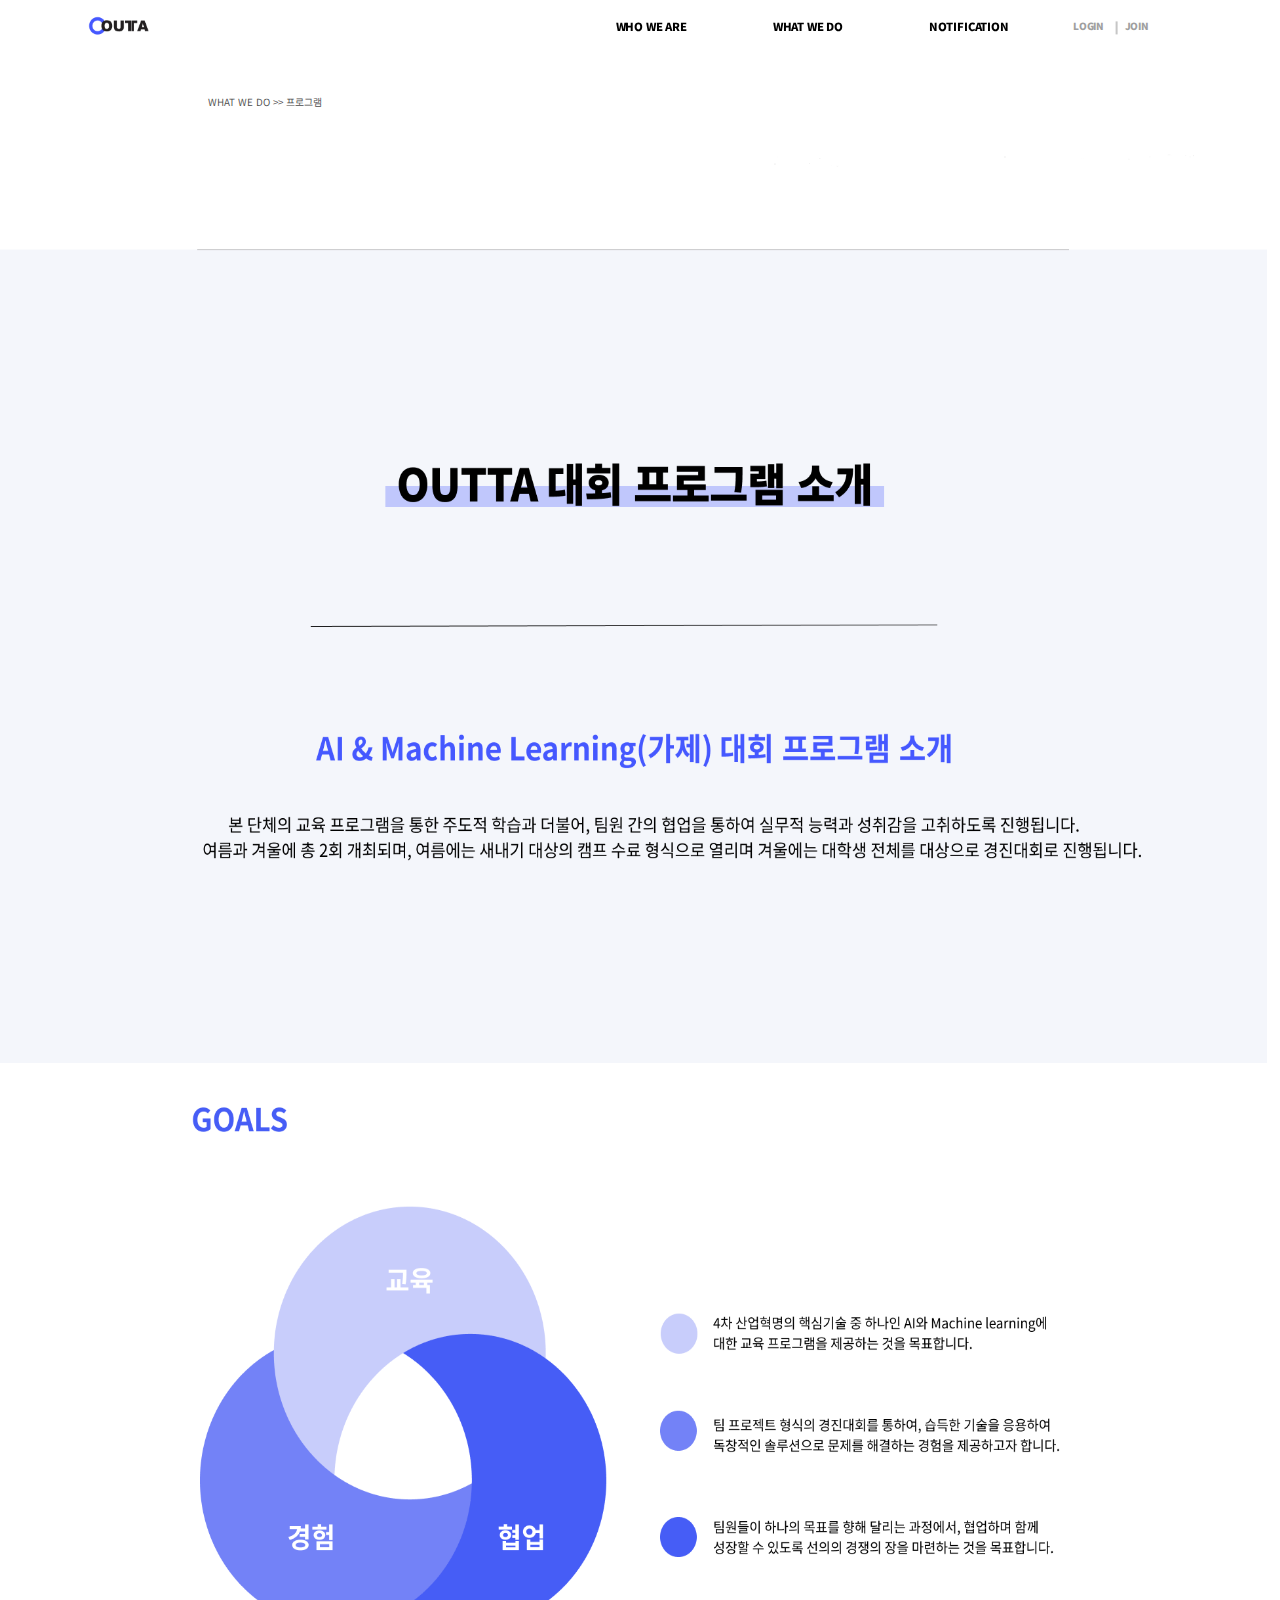
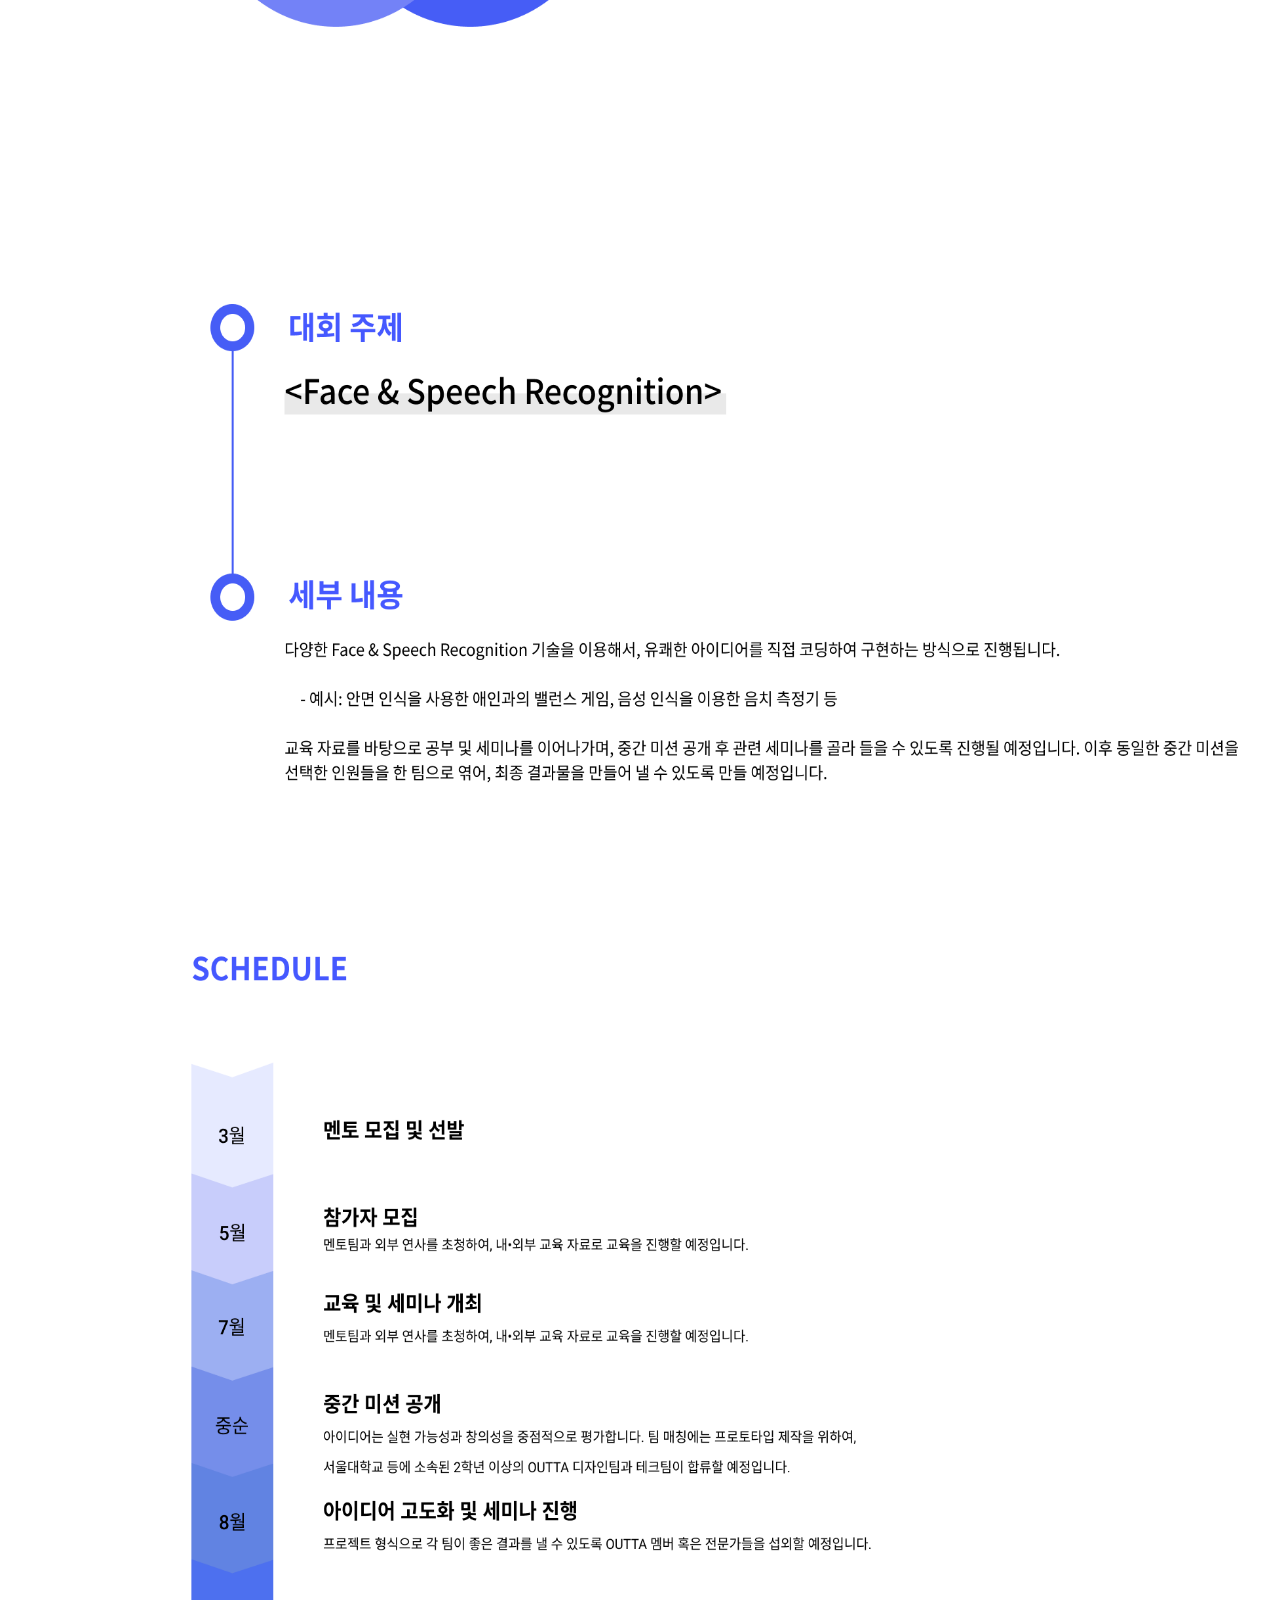
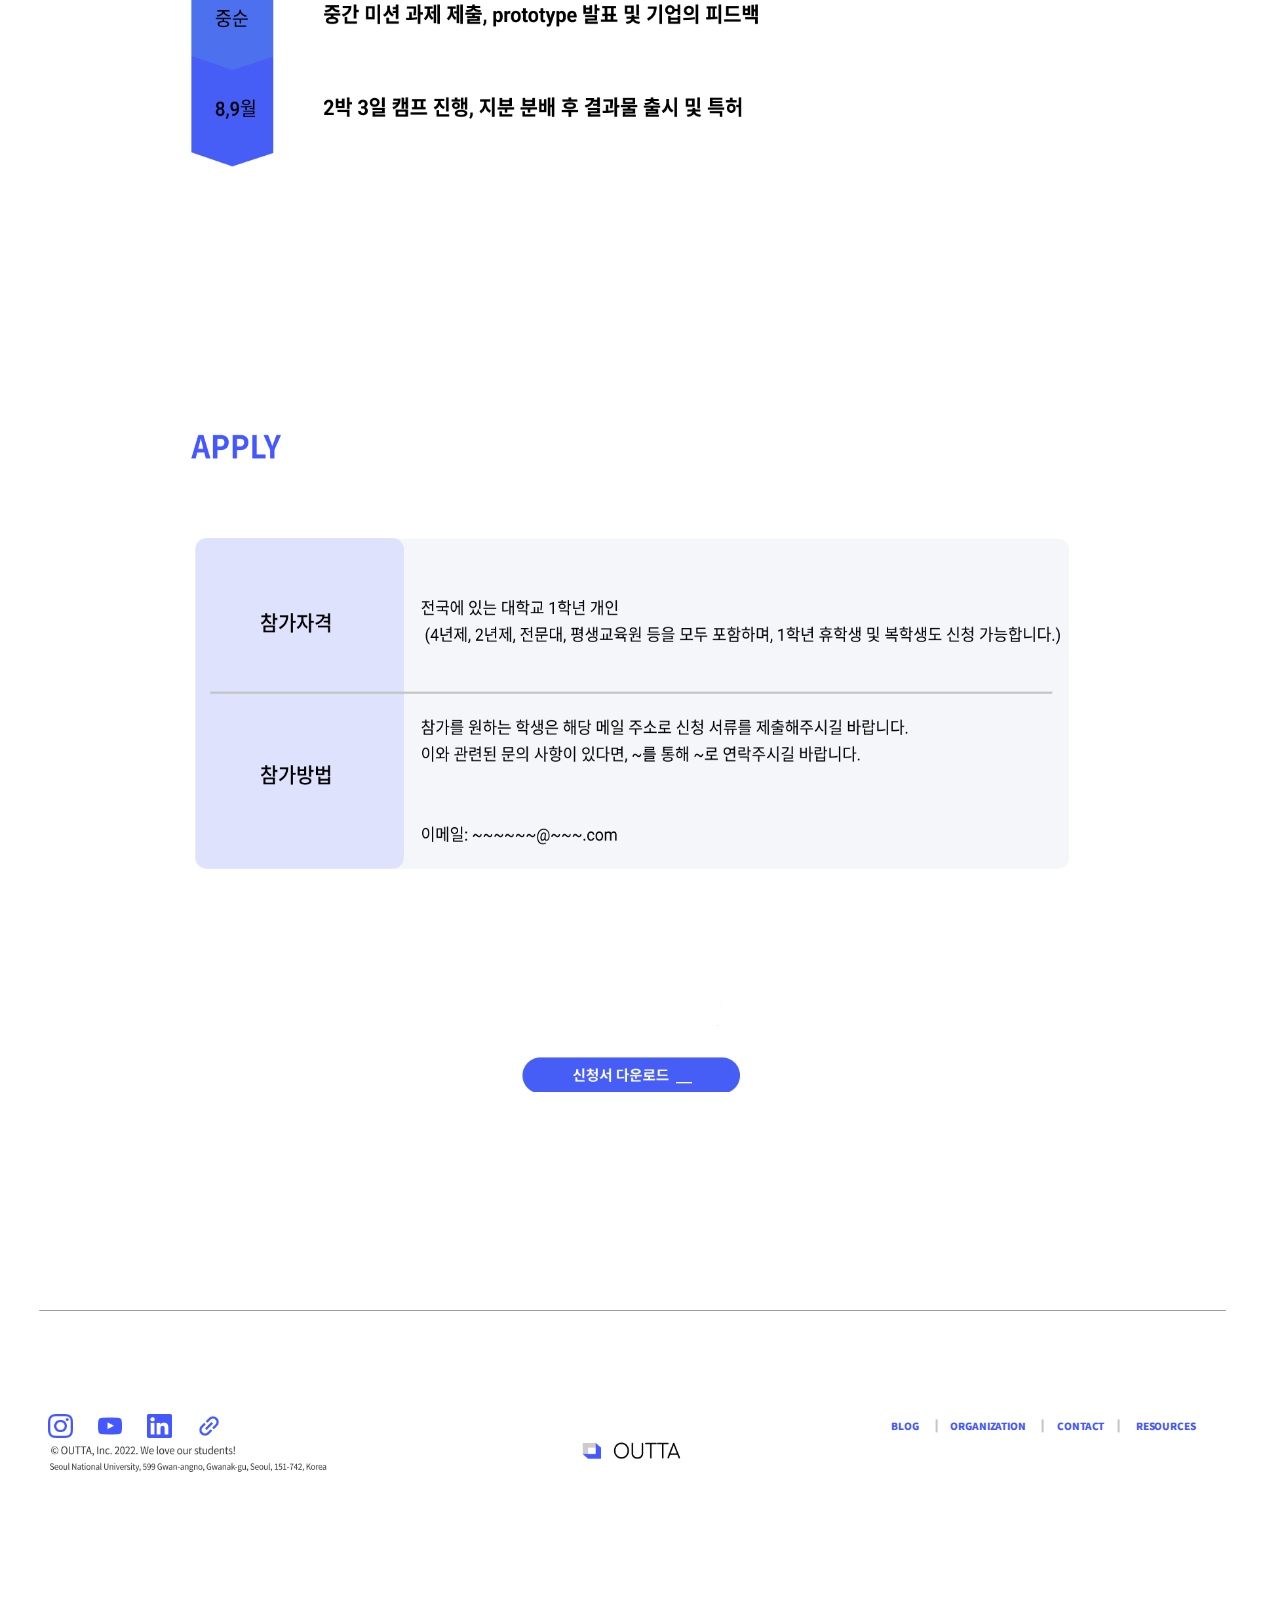
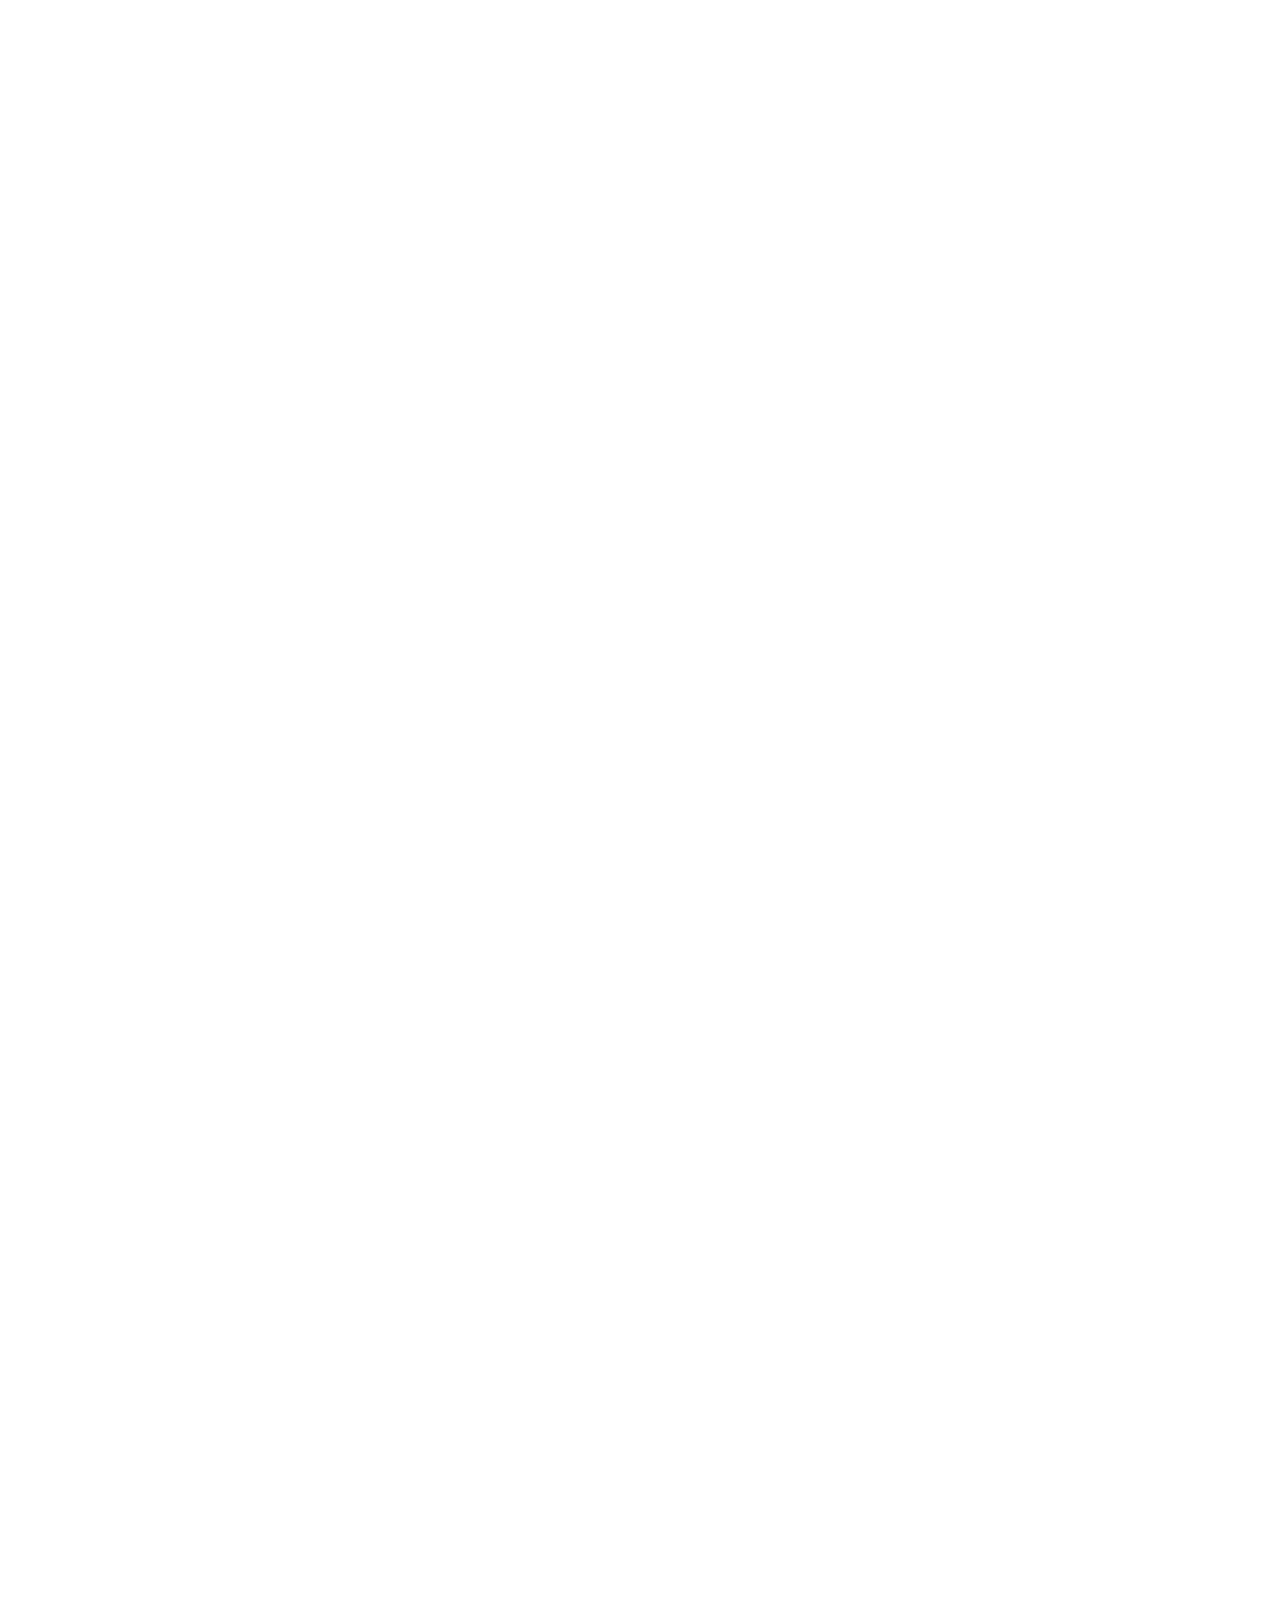
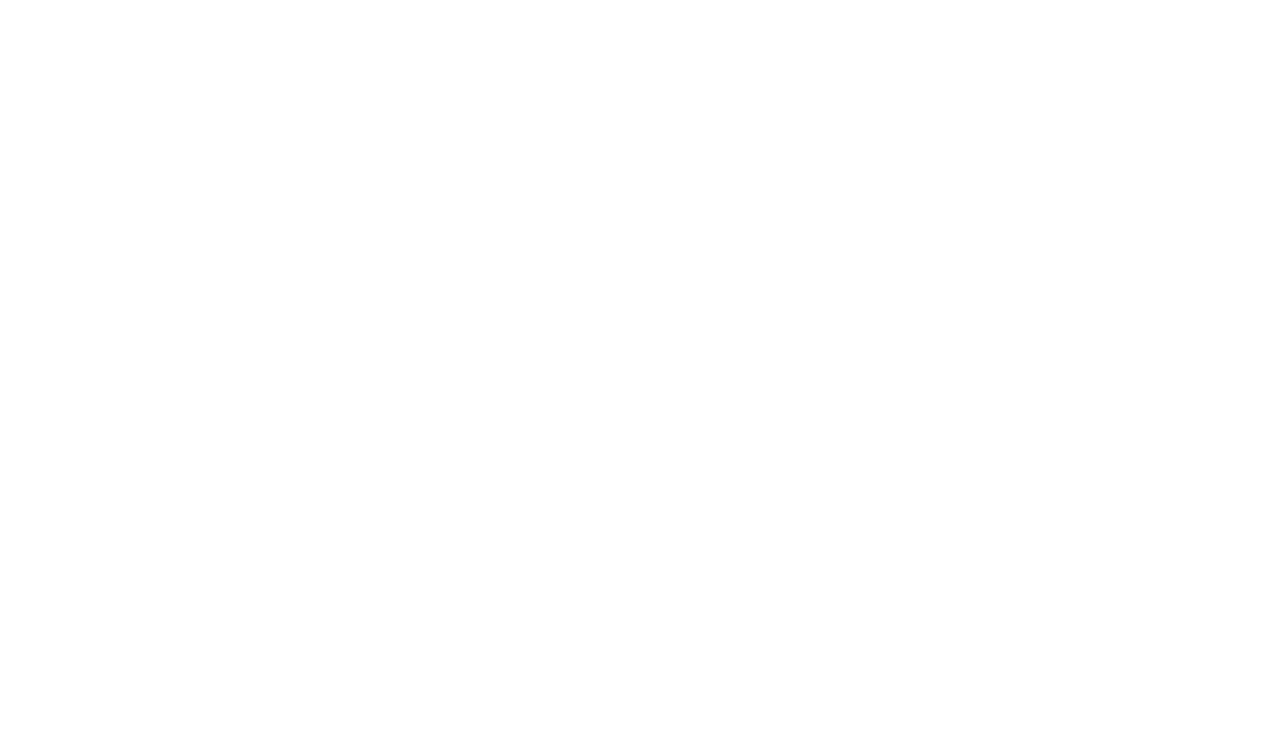
<file: public/competition.html>
<!DOCTYPE html>
<html lang="ko">
  <head>
    <link href="static/css/competition.css" rel="stylesheet" />
    <link
      href="https://fonts.googleapis.com/css2?family=Noto+Sans+KR:wght@100;300;400;500;700;900&display=swap"
      rel="stylesheet"
    />
    <script src="https://ajax.googleapis.com/ajax/libs/jquery/3.6.0/jquery.min.js"></script>
    <script src="static/js/competition.js"></script>
    <meta charset="utf-8" />
    <title>Competition</title>
  </head>
  <body>
    <script>
      document.body.style.zoom = window.innerWidth / 1940;
      window.onresize = function (event) {
        var innerWidth = window.innerWidth;
        document.body.style.zoom = innerWidth / 1940;
      };
    </script>
    <img src="static/img/Desktop - 12.png" id="main" />

    <div class="giho">WHAT WE DO >> 프로그램</div>

    <a href="index.html"><img src="static/img/Group 893.png" class="frame" /></a>

    <div class="whower">
      <div class="onetex" style="text-decoration: none; color: black">
        WHO WE ARE
      </div>
      <div class="twotex" style="text-decoration: none; color: black">
        WHAT WE DO
      </div>
      <div class="thitex" style="text-decoration: none; color: black">
        NOTIFICATION
      </div>
    </div>

    <div class="one">
      <img src="static/img/Union (1).png" />
    </div>

    <div class="two">
      <img src="static/img/Union (3).png" />
    </div>

    <div class="thi">
      <img src="static/img/Union (4).png" />
    </div>

    <div class="oneone">
      <a href="whoweare.html" style="text-decoration: none; color: black"
        >단체소개</a
      >
    </div>

    <div class="oneonetwo">
      <a href="introduce.html" style="text-decoration: none; color: black"
        >팀 팀원 소개</a
      >
    </div>

    <div class="onetwo">
      <a href="mission.html" style="text-decoration: none; color: black"
        >미션 비전 핵심가치</a
      >
    </div>

    <div class="twoone">
      <a href="competition.html" style="text-decoration: none; color: black"
        >프로그램</a
      >
    </div>

    <div class="twotwo">
      <a href="books.html" style="text-decoration: none; color: black">책</a>
    </div>

    <div class="twothree">
      <a href="loading.html" style="text-decoration: none; color: black"
        >자료실</a
      >
    </div>

    <div class="thione">
      <a href="#" style="text-decoration: none; color: black">OUTTA 소식</a>
    </div>

    <div class="login">
      <div>LOGIN</div>
      <div>JOIN</div>
    </div>

    <div class="line1"></div>

    <div class="logos">
      <div>
        <img
          src="static/img/Instagram.png"
          id = 'cursoron'
          onclick="window.open('https://instagram.com/outta.official?utm_medium=copy_link')"
        />
      </div>
      <div>
        <img
          src="static/img/Black.png"
          id = 'cursoron'
          onclick="window.open('https://www.youtube.com/channel/UCnufMCzh4pnqDMwUolDrM9A')"
        />
      </div>
      <div>
        <img
          src="static/img/LinkedIn.png"
          id = 'cursoron'
          onclick="window.open('https://www.linkedin.com/company/outta%EC%95%84%EC%9A%B0%ED%83%80/')"
        />
      </div>
      <div><img src="static/img/Link.png" id = 'cursoron'></div>
    </div>

    <div class="titles">
      <div>BLOG</div>
      <div>ORGANIZATION</div>
      <div>CONTACT</div>
      <div>RESOURCES</div>
    </div>

    <div class="line1" style="left: 1410px; top: 7010px"></div>
    <div class="line1" style="left: 1570px; top: 7010px"></div>
    <div class="line1" style="left: 1685px; top: 7010px"></div>

    <div class="applyer">
      <img src="static/img/Frame (4).png" />
    </div>

    <img src="static/img/Vector (3).png" class="direc" />
  </body>
</html>
</file>
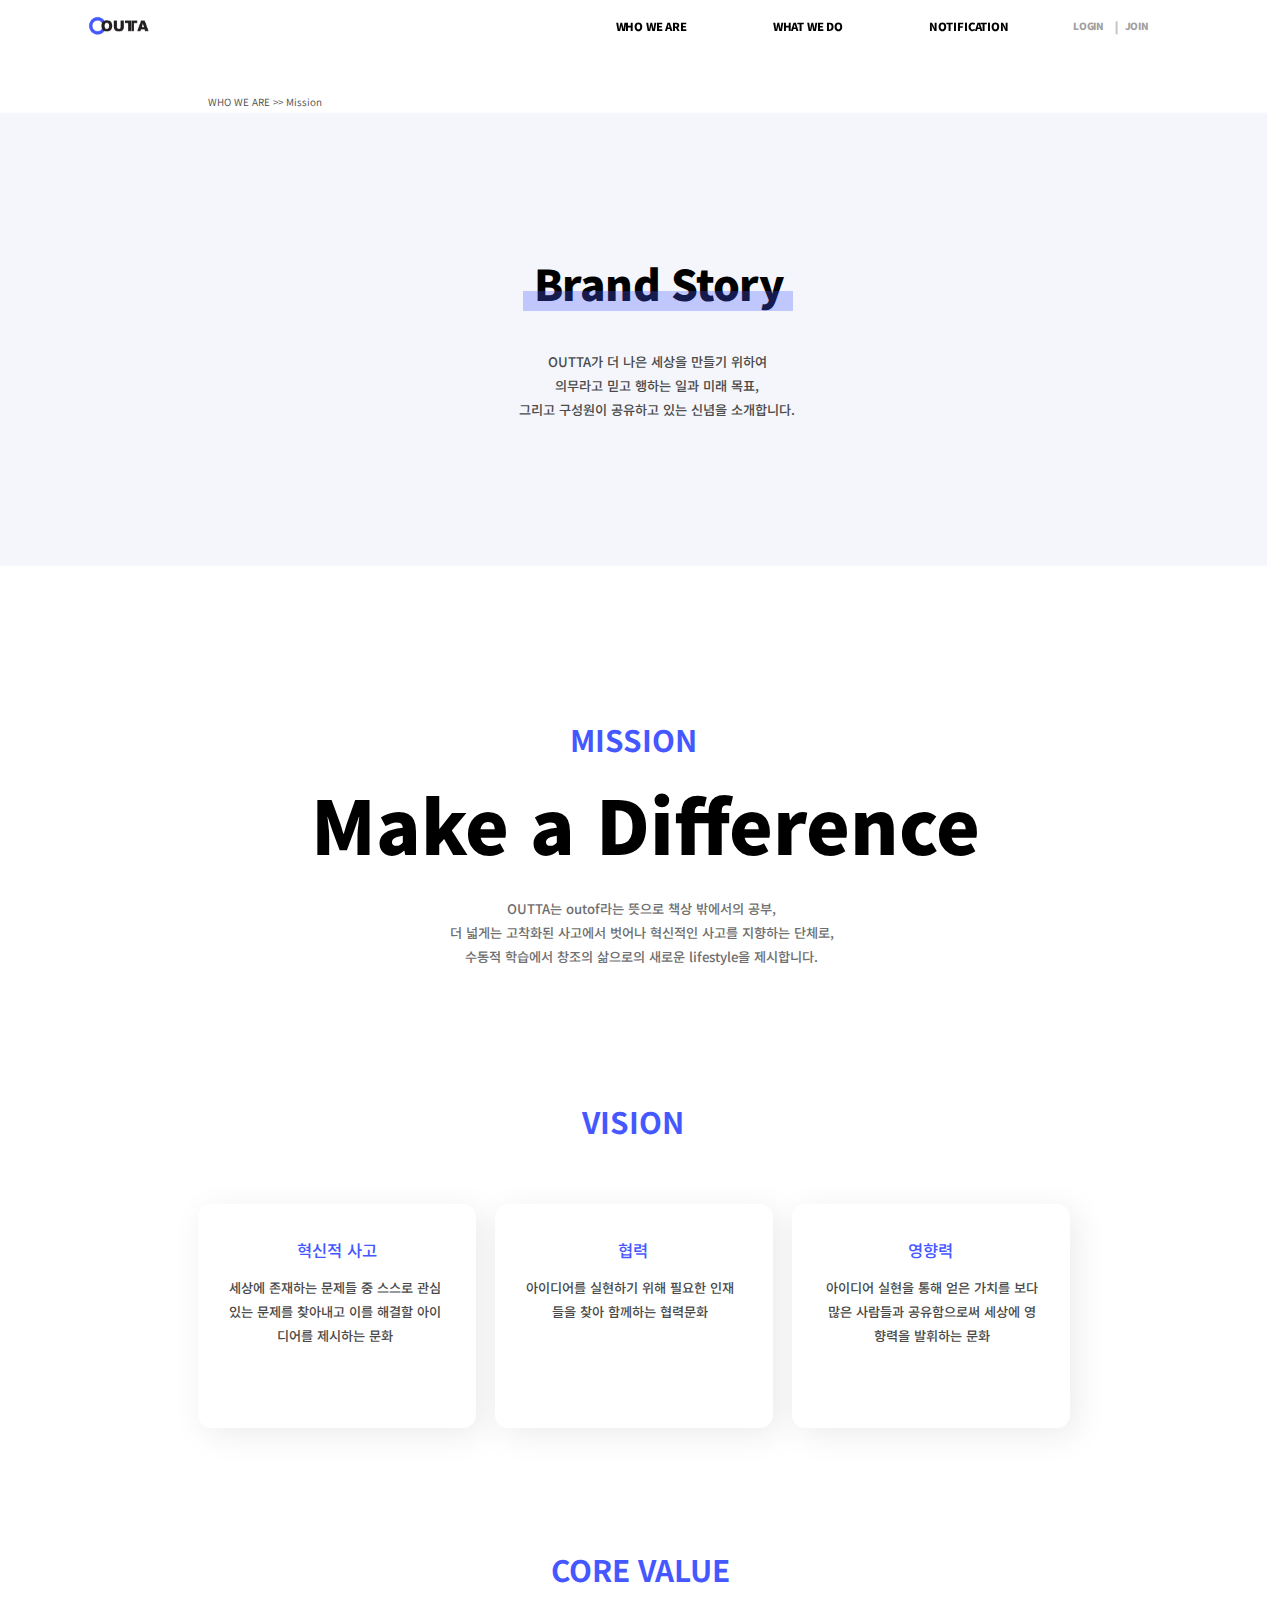
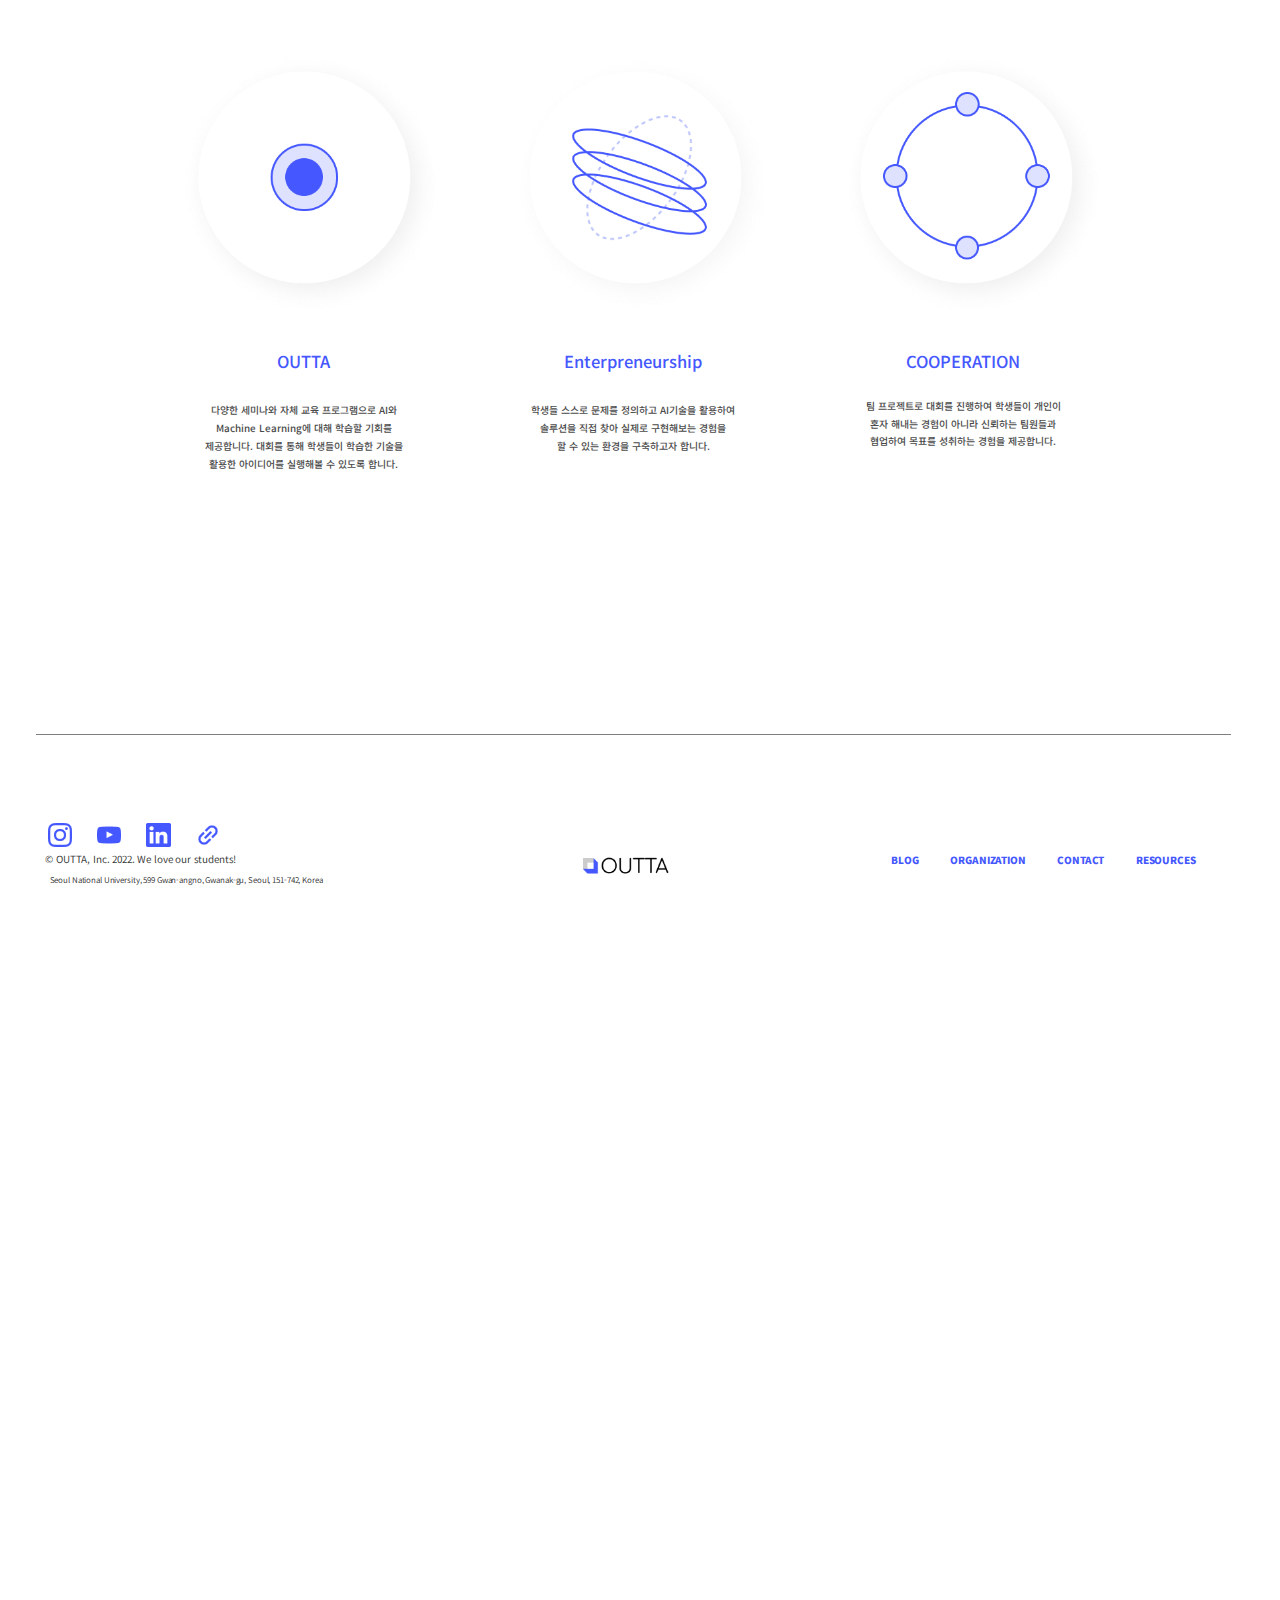
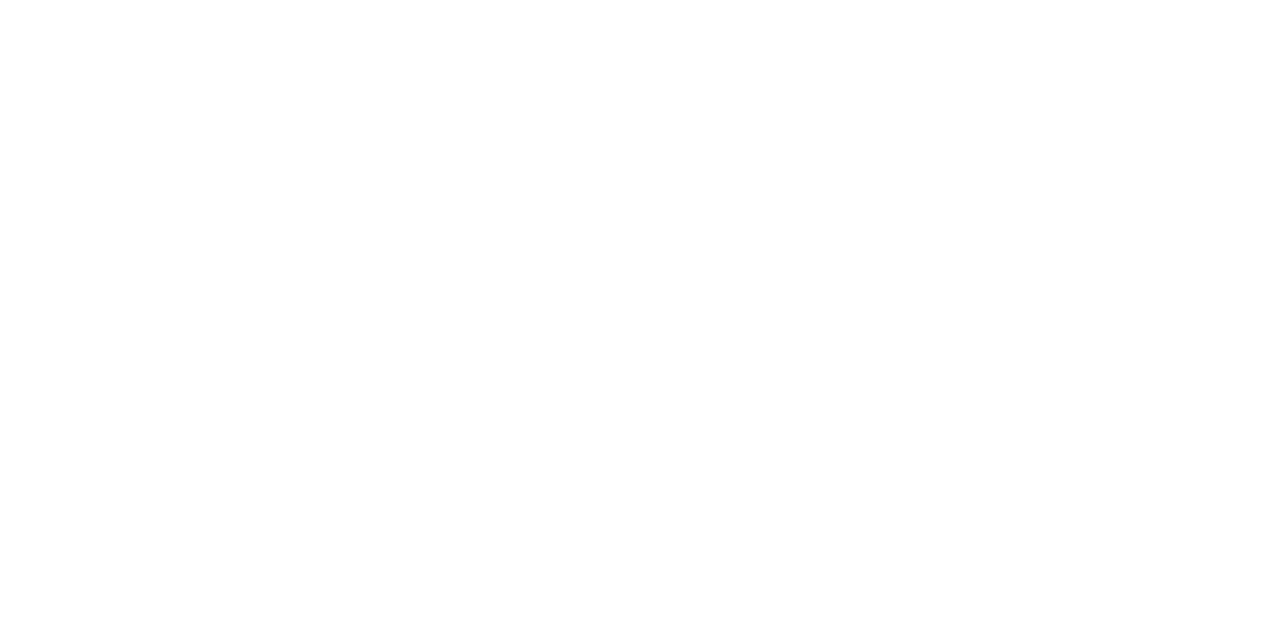
<file: public/mission.html>
<!DOCTYPE html>
<html lang="ko">
  <head>
    <link href="static/css/mission.css" rel="stylesheet" />
    <link
      href="https://fonts.googleapis.com/css2?family=Noto+Sans+KR:wght@100;300;400;500;700;900&display=swap"
      rel="stylesheet"
    />
    <script src="https://ajax.googleapis.com/ajax/libs/jquery/3.6.0/jquery.min.js"></script>
    <script src="static/js/mission.js"></script>
    <meta charset="utf-8" />
    <title>Main Page</title>
  </head>
  <body>
    <!-- 최상단 -->
    <script>
      document.body.style.zoom = window.innerWidth / 1940;
      window.onresize = function (event) {
        var innerWidth = window.innerWidth;
        document.body.style.zoom = innerWidth / 1940;
      };
    </script>
    <div class="container"></div>
    <a href="index.html"><img src="static/img/Group 893.png" class="frame" /></a>

    <div class="whower">
      <div class="onetex" style="text-decoration: none">WHO WE ARE</div>
      <div class="twotex" style="text-decoration: none">WHAT WE DO</div>
      <div class="thitex" style="text-decoration: none">NOTIFICATION</div>
    </div>

    <div class="one">
      <img src="static/img/Union (1).png" />
    </div>

    <div class="two">
      <img src="static/img/Union (3).png" />
    </div>

    <div class="thi">
      <img src="static/img/Union (4).png" />
    </div>

    <div class="oneone">
      <a href="whoweare.html" style="text-decoration: none; color: black"
        >단체소개</a
      >
    </div>

    <div class="oneonetwo">
      <a href="introduce.html" style="text-decoration: none; color: black"
        >팀 팀원 소개</a
      >
    </div>

    <div class="onetwo">
      <a href="mission.html" style="text-decoration: none; color: black"
        >미션 비전 핵심가치</a
      >
    </div>

    <div class="twoone">
      <a href="competition.html" style="text-decoration: none; color: black"
        >프로그램</a
      >
    </div>

    <div class="twotwo">
      <a href="books.html" style="text-decoration: none; color: black">책</a>
    </div>

    <div class="twothree">
      <a href="loading.html" style="text-decoration: none; color: black"
        >자료실</a
      >
    </div>

    <div class="thione">
      <a href="#" style="text-decoration: none; color: black">OUTTA 소식</a>
    </div>

    <div class="login">
      <div>LOGIN</div>
      <div>JOIN</div>
    </div>

    <div class="lineder"></div>

    <div class="line1"></div>

    <!-- purple page -->
    <div class="giho">WHO WE ARE >> Mission</div>

    <div class="grayline"></div>

    <div class="purplebox"></div>

    <div class="brand">Brand Story</div>

    <div class="purplebox2"></div>

    <div class="intro">
      OUTTA가 더 나은 세상을 만들기 위하여<br />
      의무라고 믿고 행하는 일과 미래 목표,<br />
      그리고 구성원이 공유하고 있는 신념을 소개합니다.
    </div>

    <div class="mis">MISSION</div>

    <div class="diffe">Make a Difference</div>

    <div class="content">
      OUTTA는 outof라는 뜻으로 책상 밖에서의 공부,<br />
      더 넓게는 고착화된 사고에서 벗어나 혁신적인 사고를 지향하는 단체로,<br />
      수동적 학습에서 창조의 삶으로의 새로운 lifestyle을 제시합니다.
    </div>

    <div class="mis" style="top: 1669px">VISION</div>

    <div class="mis" style="top: 2348px; width: 275px; left: 834px">
      CORE VALUE
    </div>

    <div class="shadow"></div>

    <div class="shadow" style="left: 750px"></div>

    <div class="shadow" style="left: 1200px"></div>

    <div class="inno">혁신적 사고</div>

    <div class="inno" style="left: 937px">협력</div>

    <div class="inno" style="left: 1376px">영향력</div>

    <div class="cont1">
      세상에 존재하는 문제들 중 스스로 관심<br />있는 문제를 찾아내고 이를
      해결할 아이<br />디어를 제시하는 문화
    </div>

    <div class="cont1" style="left: 797px">
      아이디어를 실현하기 위해 필요한 인재<br />들을 찾아 함께하는 협력문화
    </div>

    <div class="cont1" style="left: 1247px; width: 330px">
      아이디어 실현을 통해 얻은 가치를 보다<br />
      많은 사람들과 공유함으로써 세상에 영<br />향력을 발휘하는 문화
    </div>

    <div class="fle">
      <div><img src="static/img/Group 895.png" class="gro" /></div>
      <div><img src="static/img/Group 896.png" class="gro" /></div>
      <div><img src="static/img/Group 898.png" class="gro" /></div>
    </div>

    <div class="outtar">OUTTA</div>

    <div class="outtar" style="left: 855px">Enterpreneurship</div>

    <div class="outtar" style="left: 1373px">COOPERATION</div>

    <div class="conte">
      다양한 세미나와 자체 교육 프로그램으로 AI와<br />
      Machine Learning에 대해 학습할 기회를<br />
      제공합니다. 대회를 통해 학생들이 학습한 기술을<br />
      활용한 아이디어를 실행해볼 수 있도록 합니다.
    </div>

    <div class="conte2">
      학생들 스스로 문제를 정의하고 AI기술을 활용하여<br />
      솔루션을 직접 찾아 실제로 구현해보는 경험을<br />
      할 수 있는 환경을 구축하고자 합니다.
    </div>

    <div class="conte3">
      팀 프로젝트로 대회를 진행하여 학생들이 개인이<br />
      혼자 해내는 경험이 아니라 신뢰하는 팀원들과<br />
      협업하여 목표를 성취하는 경험을 제공합니다.
    </div>

    <!--최하단-->
    <div class="FooterC">
      <img src="static/img/Rectangle 39.png" style="width: 1920px; height: 501px" />
      <div class="lowline"></div>

      <div
        class="samplelogo"
        style="
          position: absolute;
          left: 884px;
          top: 407px;
          width: 152px;
          height: 32px;
        "
      >
        <img src="static/img/Sample Logo.png" />
      </div>

      <div class="logos">
        <div><img src="static/img/Instagram.png" id = 'cursoron' onclick="window.open('https://instagram.com/outta.official?utm_medium=copy_link')"></div>
        <div><img src="static/img/Black.png" id = 'cursoron' onclick="window.open('https://www.youtube.com/channel/UCnufMCzh4pnqDMwUolDrM9A')"></div>
        <div><img src="static/img/LinkedIn.png" id = 'cursoron' onclick="window.open('https://www.linkedin.com/company/outta%EC%95%84%EC%9A%B0%ED%83%80/')" ></div>
        <div><img src="static/img/Link.png" id = 'cursoron'></div>
      </div>

      <div class="titles">
        <div>BLOG</div>
        <div>ORGANIZATION</div>
        <div>CONTACT</div>
        <div>RESOURCES</div>
      </div>

      <div class="line1" style="left: 1410px; top: 412px"></div>
      <div class="line1" style="left: 1570px; top: 412px"></div>
      <div class="line1" style="left: 1685px; top: 412px"></div>
      <div class="leftlow">© OUTTA, Inc. 2022. We love our students!</div>
      <div class="leftlowlow">
        Seoul National University, 599 Gwan-angno, Gwanak-gu, Seoul, 151-742,
        Korea
      </div>
    </div>
  </body>
</html>
</file>
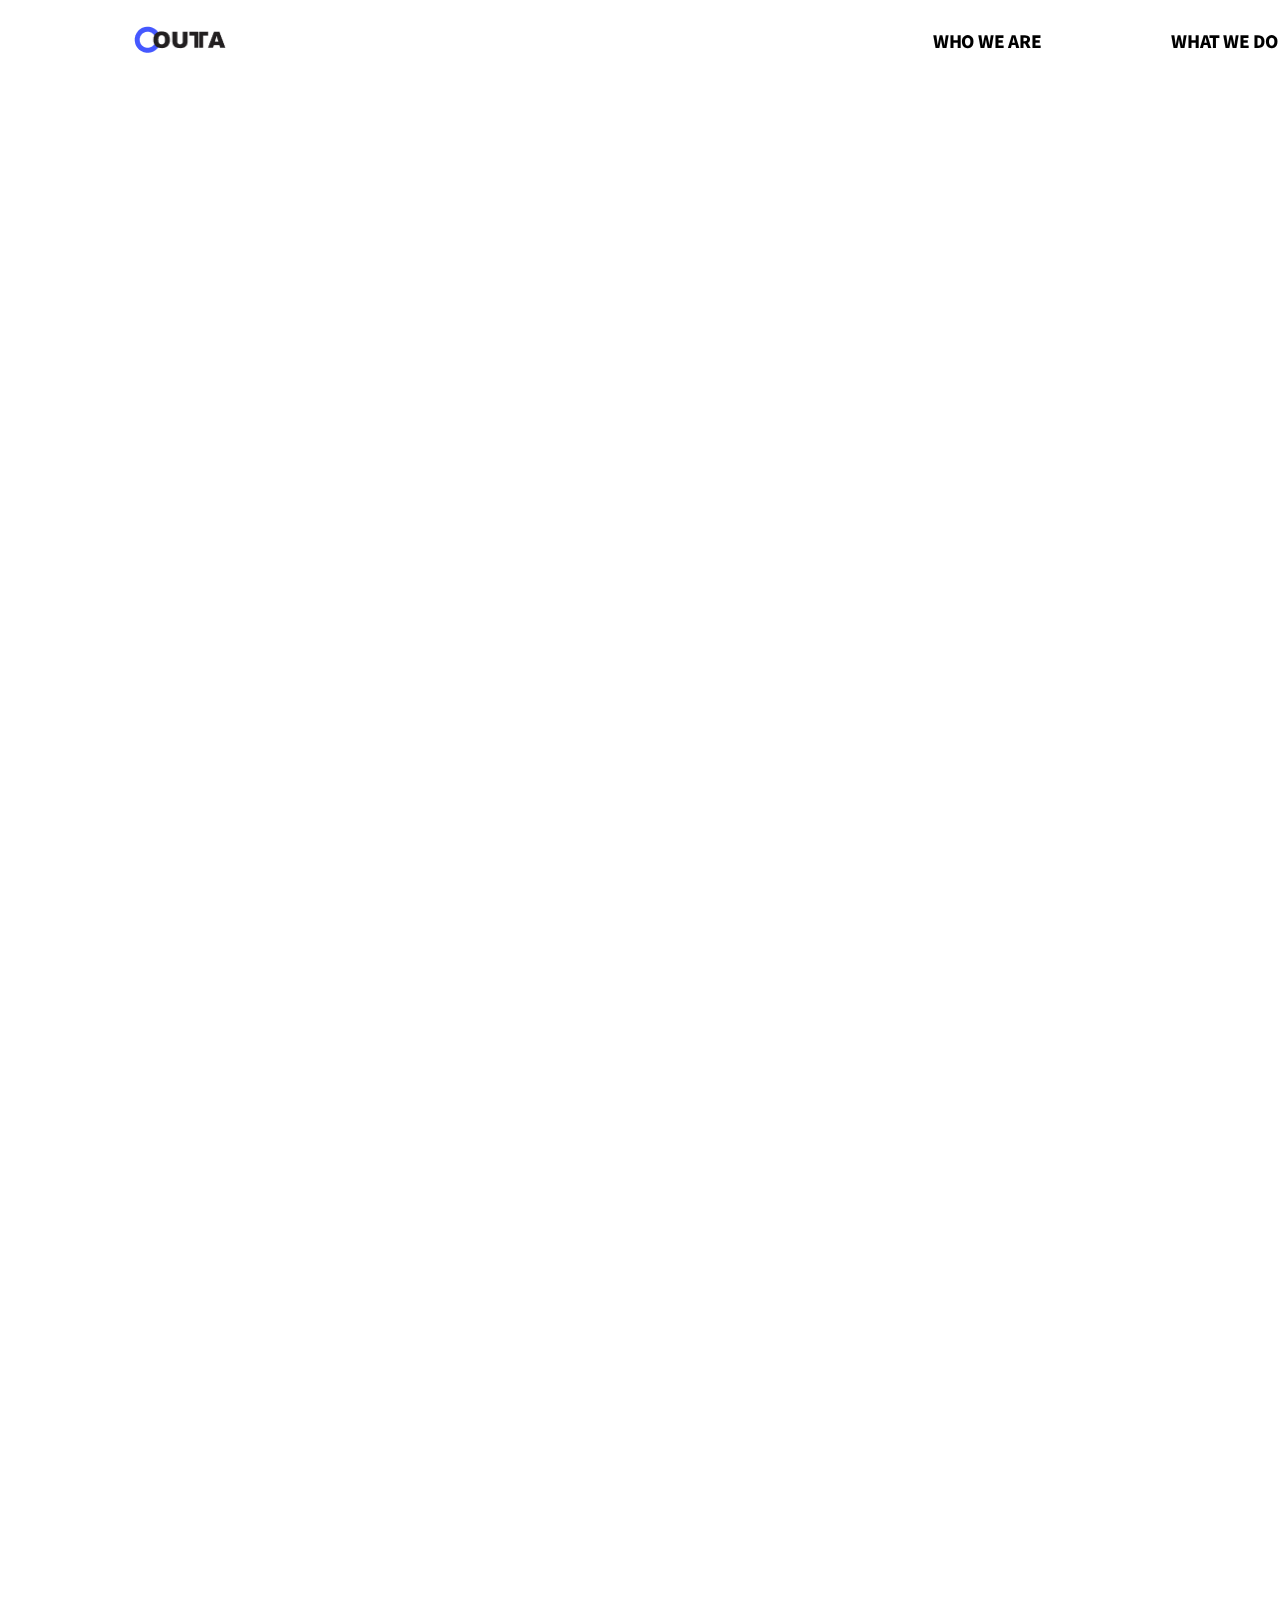
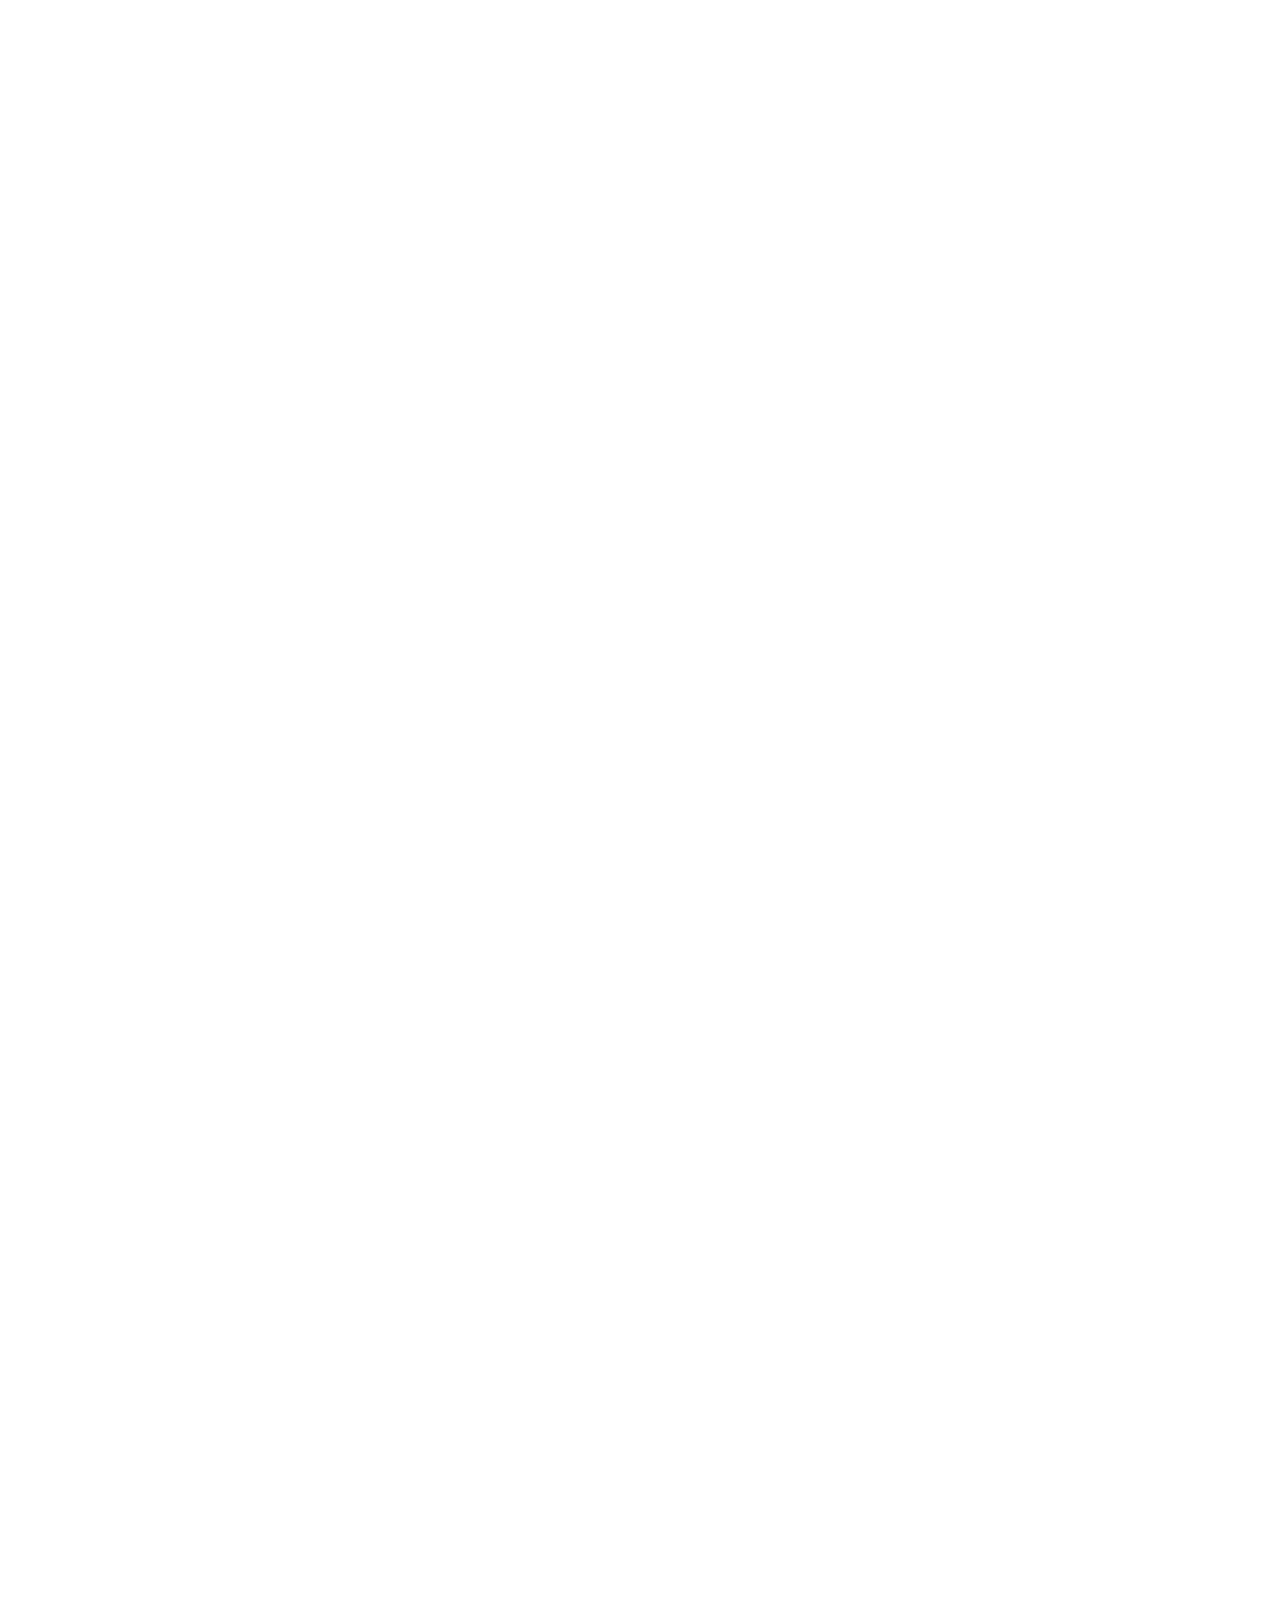
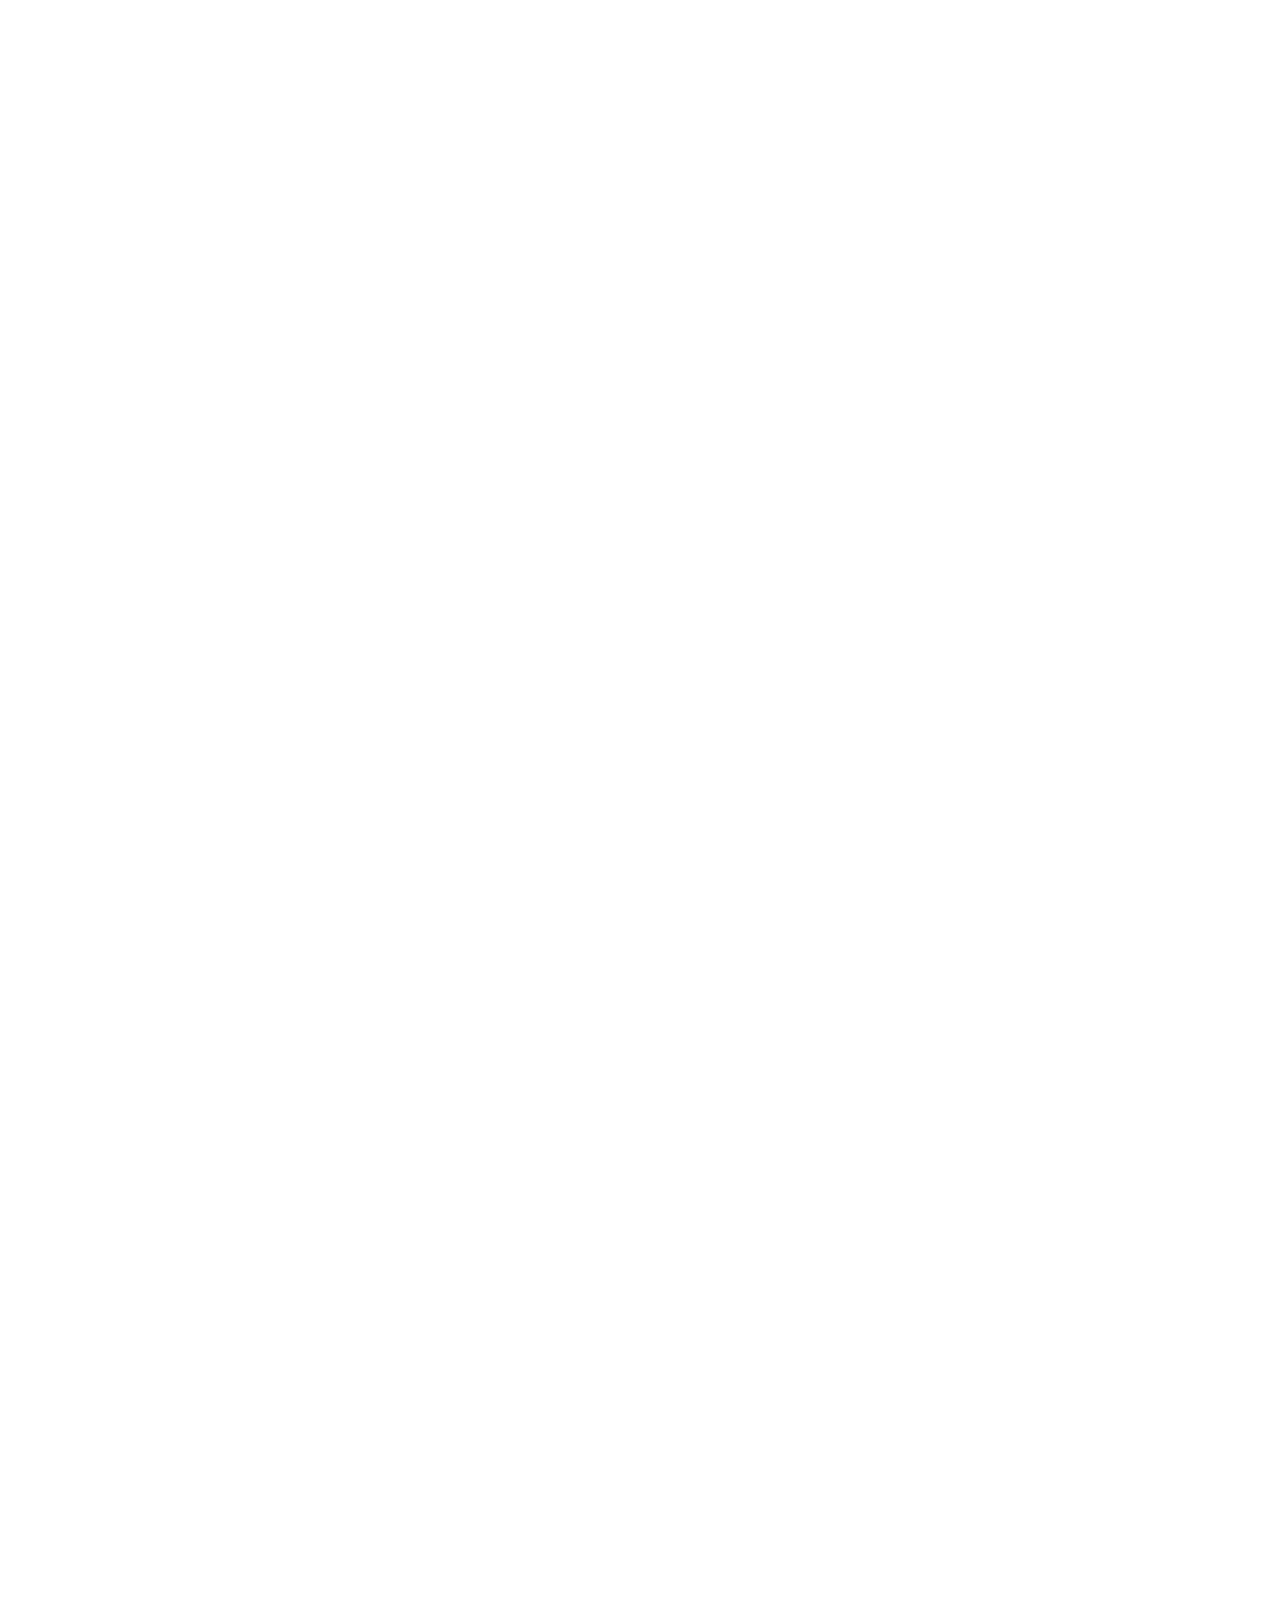
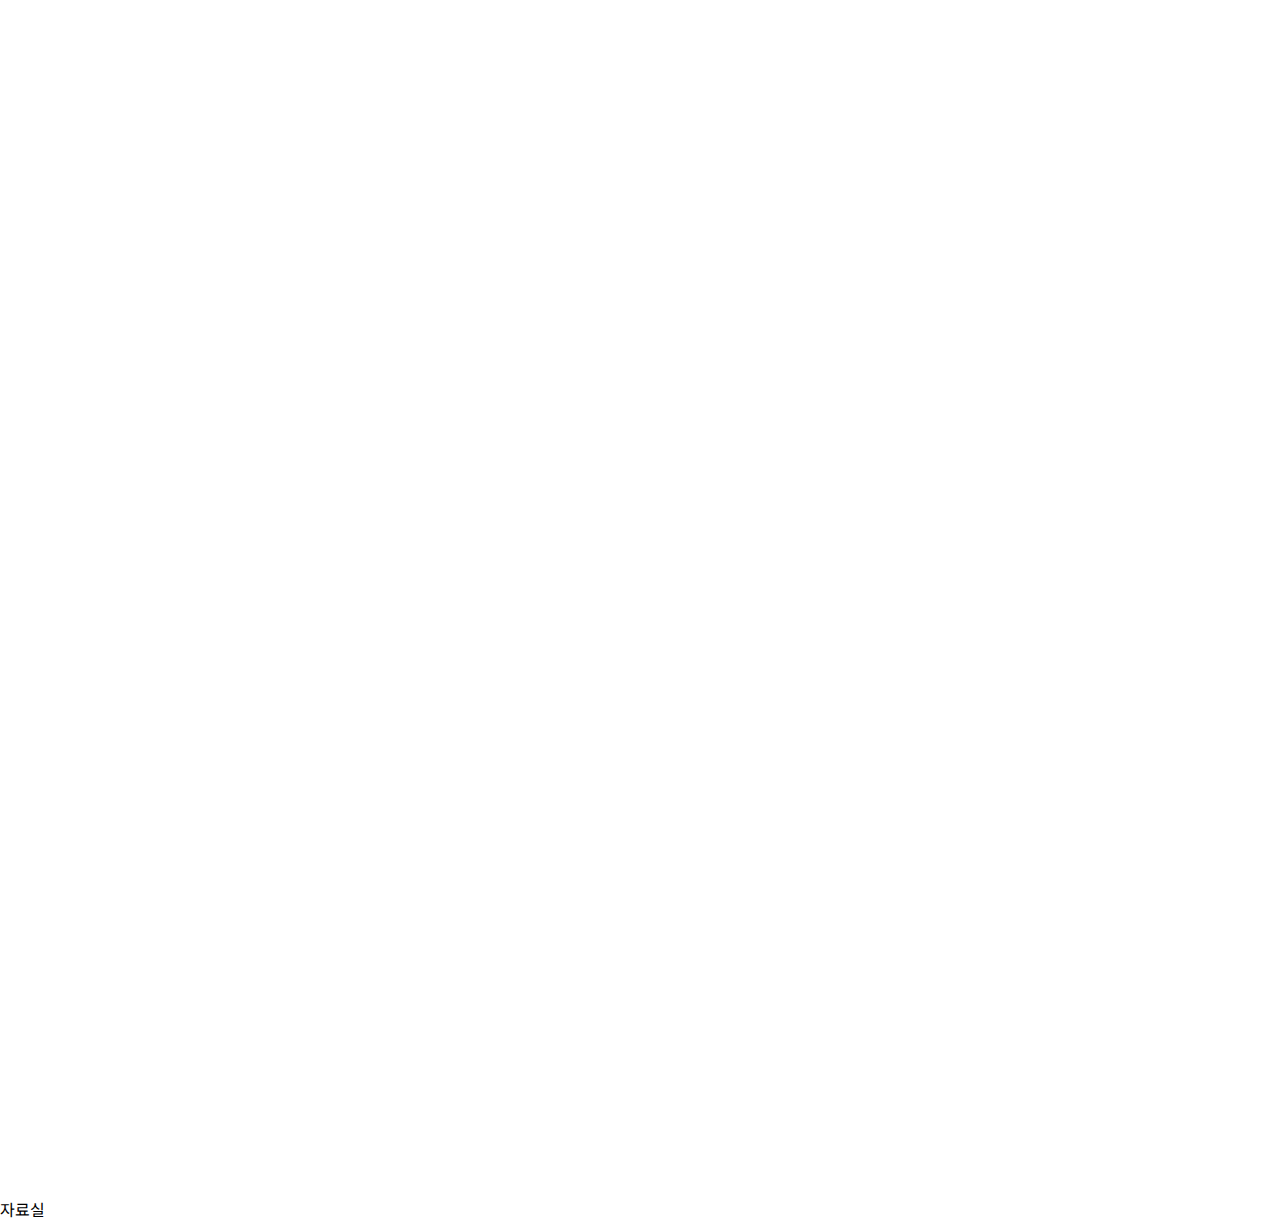
<file: public/reference.html>
<!DOCTYPE html>
<html>
    <head>
        <link href="static/css/reference.css" rel="stylesheet">

        <link href="https://fonts.googleapis.com/css2?family=Noto+Sans+KR:wght@100;300;400;500;700;900&display=swap" rel="stylesheet">
        <script src="https://ajax.googleapis.com/ajax/libs/jquery/3.6.0/jquery.min.js"></script>
        <script src="static/js/reference.js"></script>
        <meta charset="utf-8">
        <title>Reference Room</title>
    </head>

    <body>

        <div class="container">
        </div>
        <a href="index.html"><img src="static/img/Group 893.png" class="frame"></a>

        <div class="whower">
            <div class="onetex" style="text-decoration:none;">WHO WE ARE</div>
            <div class="twotex" style="text-decoration:none;">WHAT WE DO</div>
            <div class="thitex" style="text-decoration:none;">NOTIFICATION</div>
          </div>
    
          <div class="one">
            <img src="static/img/Union (1).png">
          </div>
    
          <div class="two">
            <img src="static/img/Union (3).png">
          </div>
    
          <div class="thi">
            <img src="static/img/Union (4).png">
          </div>
    
          <div class="oneone">
            <a href="whoweare.html"  style="text-decoration: none; color: black;">단체소개</a>
          </div>
    
          <div class="oneonetwo">
            <a href="introduce.html" style="text-decoration: none; color: black;">팀 팀원 소개</a>
          </div>
    
          <div class="onetwo">
            <a href="mission.html" style="text-decoration: none; color: black;">미션 비전 핵심가치</a>
          </div>

          <div class="twoone">
            <a href="competition.html" style="text-decoration: none; color: black;">프로그램</a>
          </div>
    
          <div class="twotwo">
            <a href="books.html" style="text-decoration: none; color: black;">책</a>
          </div>

          <div class="twothree">
            <a href="loading.html" style="text-decoration: none; color: black;">자료실</a>
          </div>
    
          <div class="thione">
            <a href="#" style="text-decoration: none; color: black;">OUTTA 소식</a>
          </div>
    
        
        <div class="login">
            <div>LOGIN</div>
            <div>JOIN</div>
        </div>
        

        <div class="lineder">
        </div>
</file>
<file: public/static/css/competition.css>
body
{
    margin : 0;
}

#main
{
    position: relative;
    width: 1920px;
    height: 6934px;
    top:200px;

    background: #FFFFFF;
}

.one{
    display:none;
    position: absolute;
    width: 1004px;
    height: 101px;
    left: 916px;
    top: 59px;
    }
    
.two{
    display: none;
    position: absolute;
    width: 765px;
    height: 100.98px;
    left: 1155px;
    top: 59.02px;
}
    
.thi{
    display: none;
    position: absolute;
    width: 525px;
    height: 100.94px;
    left: 1395px;
    top: 59.06px;
}
    
.onetex, .twotex, .thitex{
    cursor:pointer
}
    
.oneone{
    position: absolute;
    left: 956px;
    top: 107px;
    
    font-family: 'Noto Sans KR';
    font-style: normal;
    font-weight: 500;
    font-size: 17px;
    line-height: 25px;
    /* identical to box height */
    
    display: none;
    letter-spacing: -0.015em;
    
    backdrop-filter: blur(4px);
    /* Note: backdrop-filter has minimal browser support */
}
    
.oneonetwo{
    position: absolute;
    width: 88px;
    height: 25px;
    left: 1182px;
    top: 107px;
    
    font-family: 'Noto Sans KR';
    font-style: normal;
    font-weight: 500;
    font-size: 17px;
    line-height: 25px;
    /* identical to box height */
    
    display: none;
    align-items: center;
    text-align: center;
    letter-spacing: -0.015em;
}
    
.onetwo{
    display:none;
    position: absolute;
    width: 138px;
    height: 25px;
    left: 1401px;
    top: 107px;
        
    font-family: 'Noto Sans KR';
    font-style: normal;
    font-weight: 500;
    font-size: 17px;
    line-height: 25px;
    /* identical to box height */
    align-items: center;
    text-align: center;
    letter-spacing: -0.015em;}
    
.twoone{
    position: absolute;
    width: 62px;
    height: 25px;
    left: 1195px;
    top: 107px;
        
    font-family: 'Noto Sans KR';
    font-style: normal;
    font-weight: 500;
    font-size: 17px;
    line-height: 25px;
    /* identical to box height */
        
    display: none;
    letter-spacing: -0.015em;}
    
.twotwo{
    position: absolute;
    width: 16px;
    height: 25px;
    left: 1462px;
    top: 107px;
        
    font-family: 'Noto Sans KR';
    font-style: normal;
    font-weight: 500;
    font-size: 17px;
    line-height: 25px;
    /* identical to box height */
        
    display: none;
    align-items: center;
    text-align: center;
    letter-spacing: -0.015em;}
.twothree{
    position: absolute;
    width: 60px;
    height: 25px;
    left: 1730px;
    top: 107px;
            
    font-family: 'Noto Sans KR';
    font-style: normal;
    font-weight: 500;
    font-size: 17px;
    line-height: 25px;
    /* identical to box height */
            
    display: none;
    align-items: center;
    text-align: center;
    letter-spacing: -0.015em;
}    
.thione{
    position: absolute;
    height: 25px;
    left: 1425px;
    top: 107px;
        
    font-family: 'Noto Sans KR';
    font-style: normal;
    font-weight: 500;
    font-size: 17px;
    line-height: 25px;
    /* identical to box height */
        
    display: none;
    align-items: center;
    text-align: center;
    letter-spacing: -0.015em;
}
    
.whower{
    position:absolute;
    display:flex;
    gap:130px;
    align-items: center;
    text-align: center;
    letter-spacing: -0.015em;
    width: 599.5px;
    height: 25px;
    top:28px;
    left:933px;
    font-family: Noto Sans KR;
    font-style: normal;
    font-weight: 900;
    font-size: 17px;
    line-height: 25px;
    backdrop-filter: blur(4px);
    /* Note: backdrop-filter has minimal browser support */
    color: #4558FF;
}
    
.login{
    position: absolute;
    width: 115px;
    height: 22px;
    left: 1626px;
    top: 29px;
    gap:31px;
    font-family: Noto Sans KR;
    font-style: normal;
    font-weight: 900;
    font-size: 15px;
    line-height: 22px;
    /* identical to box height */
        
    display: flex;
    align-items: center;
    text-align: center;
    letter-spacing: -0.015em;
        
    color: #9F9F9F;
}

.logos{
    position: absolute;
    width: 262px;
    height: 37px;
    left: 73.5px;
    top: 6993px;
    display:flex;
    flex-direction: row;
    gap: 38px;
}
        
.titles{
    /* Group 7 */
    position: absolute;
    width: 493px;
    height: 24px;
    left: 1351px;
    top: 7000px;
    display:flex;
    flex-direction: row;
    gap: 48px;
    font-family: Noto Sans KR;
    font-style: normal;
    font-weight: 900;
    font-size: 15px;
    line-height: 24px;
    /* identical to box height, or 160% */
        
    text-align: right;
    letter-spacing: -0.015em;
    color: #4558FF;
}

.line1{
    /* Line 1 */
            
            
    position: absolute;
    width: 17px;
    height: 0px;
    left: 1682px;
    top: 41px;
            
    border: 1px solid #C6C6C6;
    transform: rotate(90deg);
}

.frame{
    /* Frame */
    position: absolute;
    width: 93.32px;
    height: 29.51px;
    left: 133px;
    top: 25px;
}

.applyer{
    position: absolute;
    width: 600px;
    height: 500px;
    left: 770px;
    top: 6450px;
}
.applyer img{
    height : 55px;
}



.giho{

    position: absolute;
    width: 200px;
    height: 22px;
    left: 301px;
    top: 144px;
    
    font-family: 'Noto Sans KR';
    font-style: normal;
    font-weight: 350;
    font-size: 15px;
    line-height: 22px;
    /* identical to box height */
    
    text-align: center;
    
    color: #4A4A4A;
}

#cursoron{
    cursor: pointer;
}
</file>
<file: public/static/css/mission.css>
body{
    margin:0;
    font-family: 'Noto Sans KR', sans-serif;
    }

.container{
position: relative;
width: 1920px;
height: 3316px;

background: #FFFFFF;
}

.frame{
    /* Frame */
position: absolute;
width: 93.32px;
height: 29.51px;
left: 133px;
top: 25px;
}

.whower{
    position:absolute;
    display:flex;
    gap:130px;
    align-items: center;
    text-align: center;
    letter-spacing: -0.015em;
    width: 599.5px;
    height: 25px;
    top:28px;
    left:933px;
    font-family: Noto Sans KR;
    font-style: normal;
    font-weight: 900;
    font-size: 17px;
    line-height: 25px;
    backdrop-filter: blur(4px);
    /* Note: backdrop-filter has minimal browser support */
    color: black;
    }
    
    .login{
        position: absolute;
        width: 115px;
        height: 22px;
        left: 1626px;
        top: 29px;
        gap:31px;
        font-family: Noto Sans KR;
        font-style: normal;
        font-weight: 900;
        font-size: 15px;
        line-height: 22px;
        /* identical to box height */
        
        display: flex;
        align-items: center;
        text-align: center;
        letter-spacing: -0.015em;
        
        color: #9F9F9F;
    }
    .line{
        position: absolute;
        width: 1330px;
        height: 28px;
        left: 295px;
        top: 139px;
        
    }
    
.lineder{
    position: absolute;
    width: 17px;
    height: 0px;
    left: 1682px;
    top: 41px;
    
    border: 1px solid #C6C6C6;
    transform: rotate(90deg);
}

.giho{

position: absolute;
width: 200px;
height: 22px;
left: 301px;
top: 144px;

font-family: 'Noto Sans KR';
font-style: normal;
font-weight: 350;
font-size: 15px;
line-height: 22px;
/* identical to box height */

text-align: center;

color: #4A4A4A;

    }

.grayline{
    position: absolute;
    width: 1319px;
    height: 0px;
    left: 301px;
    top: 171.5px;

    border: 1px solid #A5A5A5;
}

.purplebox{
/* Rectangle 95 */
position: absolute;
width: 1920px;
height: 686px;
left: 0px;
top: 172px;

background: #F4F6FB;
transform: matrix(1, 0, 0, -1, 0, 0);
}

.brand{
    position: absolute;
    width: 380px;
    height: 93px;
    left: 809px;
    top: 382px;
    
    font-family: 'Noto Sans KR';
    font-style: normal;
    font-weight: 900;
    font-size: 64px;
    line-height: 93px;
    /* identical to box height */
    
    align-items: center;
    text-align: center;
    letter-spacing: -0.015em;
    
    color: #000000;
}

.purplebox2{
    
position: absolute;
width: 410px;
height: 30px;
left: 792px;
top: 441px;

background: rgba(69, 88, 255, 0.3);
}

.intro{
position: absolute;
width: 542px;
height: 108px;
left: 725px;
top: 531px;

font-family: 'Noto Sans KR';
font-style: normal;
font-weight: 500;
font-size: 20px;
line-height: 180%;
/* or 36px */

text-align: center;

/* gray1 */

color: #4A4A4A;}

.mis{
position: absolute;
width: 192px;
height: 65px;
left: 864px;
top: 1090px;

font-family: 'Noto Sans KR';
font-style: normal;
font-weight: 700;
font-size: 45px;
line-height: 65px;
align-items: center;
text-align: center;

color: #4558FF;
}

.diffe{
position: absolute;
width: 1020px;
height: 93px;
left: 472px;
top: 1165px;
color:#000000;
font-size: 112px;
font-weight: 900;
}

.content{
position: absolute;
width: 585px;
height: 108px;
left: 680px;
top: 1360px;

font-family: 'Noto Sans KR';
font-style: normal;
font-weight: 500;
font-size: 20px;
line-height: 180%;
/* or 36px */

text-align: center;

color: #6E6E6E;
}

.shadow{
    position: absolute;
    background: #FFFFFF;
    top:1825px;
    left:300px;
    width:421px;
    height:339px;
/* CompanyIntro_boxshadow */

box-shadow: 10px 10px 50px rgba(0, 0, 0, 0.08);
border-radius: 20px;
}

.inno{
    position:absolute;
    top: 1873px;
    left:450px;
    font-family: 'Noto Sans KR';
    font-style: normal;
    font-weight: 500;
    font-size: 25px;
    line-height: 180%;
    /* identical to box height, or 45px */
    
    text-align: center;
    
    color: #4558FF;
}

.cont1{
    position: absolute;
    left:347px;
    top:1934px;
    font-family: 'Noto Sans KR';
font-style: normal;
font-weight: 500;
font-size: 20px;
line-height: 180%;
/* or 36px */

text-align: center;

color: #4A4A4A;
}

.fle{
    left:260px;
    position:absolute;
    top:2493px;
    gap:80px;
    display:flex;
    flex-direction: row;
}
.gro{
    width: 422px;
    height:422px;
}

.outtar{
    position: absolute;
    width: 83px;
    height: 45px;
    left: 419px;
    top: 2951px;
    
    font-family: 'Noto Sans KR';
    font-style: normal;
    font-weight: 500;
    font-size: 25px;
    line-height: 180%;
    /* identical to box height, or 45px */
    
    text-align: center;
    
    color: #4558FF;
}

.conte{
    position: absolute;
width: 320px;
height: 160px;
left:300px;
top: 3035px;

font-family: 'Noto Sans KR';
font-style: normal;
font-weight: 500;
font-size: 15px;
line-height: 180%;
/* or 27px */

text-align: center;

/* gray1 */

color: #4A4A4A;
}

.conte2{position: absolute;
    width: 320px;
    height: 81px;
    left: 800px;
    top: 3035px;
    
    font-family: 'Noto Sans KR';
    font-style: normal;
    font-weight: 500;
    font-size: 15px;
    line-height: 180%;
    /* or 27px */
    
    text-align: center;
    
    /* gray1 */
    
    color: #4A4A4A;}

.conte3{position: absolute;
    width: 320px;
    height: 81px;
    left: 1300px;
    top: 3028px;
    
    font-family: 'Noto Sans KR';
    font-style: normal;
    font-weight: 500;
    font-size: 15px;
    line-height: 180%;
    /* or 27px */
    
    text-align: center;
    
    /* gray1 */
    
    color: #4A4A4A;}

.one{
    display:none;
    position: absolute;
    width: 1004px;
    height: 101px;
    left: 930px;
    top: 85px;
}
        
.two{
    display: none;
    position: absolute;
    width: 765px;
    height: 100.98px;
    left: 1170px;
    top: 85px;
}
        
.thi{
    display: none;
    position: absolute;
    width: 525px;
    height: 100.94px;
    left: 1410px;
    top: 85px;
}
        
.onetex, .twotex, .thitex{
    cursor:pointer
}
        
.oneone{
    position: absolute;
    left: 970px;
    top: 125px;
        
    font-family: 'Noto Sans KR';
    font-style: normal;
    font-weight: 500;
    font-size: 17px;
    line-height: 25px;
    /* identical to box height */
        
    display: none;
    letter-spacing: -0.015em;
    backdrop-filter: blur(4px);
    /* Note: backdrop-filter has minimal browser support */
}
        
.oneonetwo{
    position: absolute;
    width: 88px;
    height: 25px;
    left: 1196px;
    top: 125px;
        
    font-family: 'Noto Sans KR';
    font-style: normal;
    font-weight: 500;
    font-size: 17px;
    line-height: 25px;
    /* identical to box height */
        
    display: none;
    align-items: center;
    text-align: center;
    letter-spacing: -0.015em;
}
        
.onetwo{
    display:none;
    position: absolute;
    width: 138px;
    height: 25px;
    left: 1415px;
    top: 125px;
            
    font-family: 'Noto Sans KR';
    font-style: normal;
    font-weight: 500;
    font-size: 17px;
    line-height: 25px;
    /* identical to box height */
    align-items: center;
    text-align: center;
    letter-spacing: -0.015em;}

.twoone{
    position: absolute;
    width: 62px;
    height: 25px;
    left: 1213px;
    top: 125px;
                
    font-family: 'Noto Sans KR';
    font-style: normal;
    font-weight: 500;
    font-size: 17px;
    line-height: 25px;
    /* identical to box height */
                
    display: none;
    letter-spacing: -0.015em;
}
            
.twotwo{
    position: absolute;
    width: 16px;
    height: 25px;
    left: 1480px;
    top: 125px;
                
    font-family: 'Noto Sans KR';
    font-style: normal;
    font-weight: 500;
    font-size: 17px;
    line-height: 25px;
    /* identical to box height */
                
    display: none;
    align-items: center;
    text-align: center;
    letter-spacing: -0.015em;
}
    
     
.twothree{
    position: absolute;
    width: 60px;
    height: 25px;
    left: 1730px;
    top: 107px;
            
    font-family: 'Noto Sans KR';
    font-style: normal;
    font-weight: 500;
    font-size: 17px;
    line-height: 25px;
    /* identical to box height */
            
    display: none;
    align-items: center;
    text-align: center;
    letter-spacing: -0.015em;
}
.thione{
    position: absolute;
    width:92px;
    height: 25px;
    left: 1440px;
    top: 125px;
                
    font-family: 'Noto Sans KR';
    font-style: normal;
    font-weight: 500;
    font-size: 17px;
    line-height: 25px;
    /* identical to box height */
                
    display: none;
    align-items: center;
    text-align: center;
    letter-spacing: -0.015em;
}


.FooterC{
    position: relative;
    }
    
    .lowline{
        position: absolute;
        width: 1810px;
        height: 1px;
        left: 55px;
        top: 221px;
        
        background: rgba(0, 0, 0, 0.5);
    }
    
    .leftlow{
    /* © OUTTA, Inc. 2022. We love our students! */
    
    
    position: absolute;
    width: 301px;
    height: 24px;
    left: 63px;
    top: 401px;
    
    font-family: Noto Sans KR;
    font-style: normal;
    font-weight: normal;
    font-size: 15px;
    line-height: 24px;
    /* identical to box height, or 160% */
    
    text-align: center;
    letter-spacing: -0.015em;
    
    color: rgba(0, 0, 0, 0.8);
    }
    
    .leftlowlow{
        position: absolute;
        width: 456px;
        height: 24px;
        left: 54px;
        top: 431px;
        
        font-family: Noto Sans KR;
        font-style: normal;
        font-weight: normal;
        font-size: 12px;
        line-height: 24px;
        /* identical to box height, or 200% */
        
        text-align: center;
        letter-spacing: -0.015em;
        
        color: rgba(0, 0, 0, 0.8);
    }
    
    .logos{
    position: absolute;
    width: 262px;
    height: 37px;
    left: 72px;
    top: 356px;
    display:flex;
    flex-direction: row;
    gap: 38px;
    }
    
    .titles{
    /* Group 7 */
    position: absolute;
    width: 493px;
    height: 24px;
    left: 1351px;
    top: 402px;
    display:flex;
    flex-direction: row;
    gap: 48px;
    font-family: Noto Sans KR;
    font-style: normal;
    font-weight: 900;
    font-size: 15px;
    line-height: 24px;
    /* identical to box height, or 160% */
    
    text-align: right;
    letter-spacing: -0.015em;
    color: #4558FF;
    }
    
    .one{
    display:none;
    position: absolute;
    width: 1004px;
    height: 101px;
    left: 916px;
    top: 59px;
    }
    
    .two{
        display: none;
        position: absolute;
        width: 765px;
        height: 100.98px;
        left: 1155px;
        top: 59.02px;}
    
    .thi{
        display: none;
        position: absolute;
        width: 525px;
        height: 100.94px;
        left: 1395px;
        top: 59.06px;}
    
    .onetex, .twotex, .thitex{
       cursor:pointer
    }
    
    .oneone{
    position: absolute;
    left: 956px;
    top: 107px;
    
    font-family: 'Noto Sans KR';
    font-style: normal;
    font-weight: 500;
    font-size: 17px;
    line-height: 25px;
    /* identical to box height */
    
    display: none;
    letter-spacing: -0.015em;
    
    backdrop-filter: blur(4px);
    /* Note: backdrop-filter has minimal browser support */
    }
    
    .oneonetwo{
        position: absolute;
    width: 88px;
    height: 25px;
    left: 1182px;
    top: 107px;
    
    font-family: 'Noto Sans KR';
    font-style: normal;
    font-weight: 500;
    font-size: 17px;
    line-height: 25px;
    /* identical to box height */
    
    display: none;
    align-items: center;
    text-align: center;
    letter-spacing: -0.015em;
    }
    
    .onetwo{
        display:none;
        position: absolute;
        width: 138px;
        height: 25px;
        left: 1401px;
        top: 107px;
        
        font-family: 'Noto Sans KR';
        font-style: normal;
        font-weight: 500;
        font-size: 17px;
        line-height: 25px;
        /* identical to box height */
        align-items: center;
    text-align: center;
        letter-spacing: -0.015em;}
    
    .twoone{position: absolute;
        width: 62px;
        height: 25px;
        left: 1195px;
        top: 107px;
        
        font-family: 'Noto Sans KR';
        font-style: normal;
        font-weight: 500;
        font-size: 17px;
        line-height: 25px;
        /* identical to box height */
        
        display: none;
        letter-spacing: -0.015em;}
    
    .twotwo{position: absolute;
        width: 16px;
        height: 25px;
        left: 1462px;
        top: 107px;
        
        font-family: 'Noto Sans KR';
        font-style: normal;
        font-weight: 500;
        font-size: 17px;
        line-height: 25px;
        /* identical to box height */
        
        display: none;
        align-items: center;
        text-align: center;
        letter-spacing: -0.015em;}
    
    .thione{
        position: absolute;
        height: 25px;
        left: 1425px;
        top: 107px;
        
        font-family: 'Noto Sans KR';
        font-style: normal;
        font-weight: 500;
        font-size: 17px;
        line-height: 25px;
        /* identical to box height */
        
        display: none;
        align-items: center;
        text-align: center;
        letter-spacing: -0.015em;}

#cursoron{
    cursor: pointer;
}
</file>
<file: public/static/css/reference.css>
body{
    margin:0;
    font-family: 'Noto Sans KR', sans-serif;
    }

.container{
position: relative;
width: 1920px;
height:5997px;
background: #FFFFFF;
}

.frame{
    /* Frame */
position: absolute;
width: 93.32px;
height: 29.51px;
left: 133px;
top: 25px;
}

.whower{
    position:absolute;
    display:flex;
    gap:130px;
    align-items: center;
    text-align: center;
    letter-spacing: -0.015em;
    width: 599.5px;
    height: 25px;
    top:28px;
    left:933px;
    font-family: Noto Sans KR;
    font-style: normal;
    font-weight: 900;
    font-size: 17px;
    line-height: 25px;
    backdrop-filter: blur(4px);
    /* Note: backdrop-filter has minimal browser support */
    color: black;
    }
    
    .login{
        position: absolute;
        width: 115px;
        height: 22px;
        left: 1626px;
        top: 29px;
        gap:31px;
        font-family: Noto Sans KR;
        font-style: normal;
        font-weight: 900;
        font-size: 15px;
        line-height: 22px;
        /* identical to box height */
        
        display: flex;
        align-items: center;
        text-align: center;
        letter-spacing: -0.015em;
        
        color: #9F9F9F;
    }


.line{
    position: absolute;
    width: 1330px;
    height: 28px;
    left: 295px;
    top: 139px;
    
}

.lineder{
    position: absolute;
    width: 17px;
    height: 0px;
    left: 1682px;
    top: 41px;
    
    border: 1px solid #C6C6C6;
    transform: rotate(90deg);
}

        .one{
            display:none;
            position: absolute;
            width: 1004px;
            height: 101px;
            left: 916px;
            top: 59px;
            }
            
            .two{
                display: none;
                position: absolute;
                width: 765px;
                height: 100.98px;
                left: 1155px;
                top: 59.02px;}
            
            .thi{
                display: none;
                position: absolute;
                width: 525px;
                height: 100.94px;
                left: 1395px;
                top: 59.06px;}
            
            .onetex, .twotex, .thitex{
               cursor:pointer
            }
            
            .oneone{
            position: absolute;
            left: 956px;
            top: 107px;
            
            font-family: 'Noto Sans KR';
            font-style: normal;
            font-weight: 500;
            font-size: 17px;
            line-height: 25px;
            /* identical to box height */
            
            display: none;
            letter-spacing: -0.015em;
            
            backdrop-filter: blur(4px);
            /* Note: backdrop-filter has minimal browser support */
            }
            
            .oneonetwo{
                position: absolute;
            width: 88px;
            height: 25px;
            left: 1182px;
            top: 107px;
            
            font-family: 'Noto Sans KR';
            font-style: normal;
            font-weight: 500;
            font-size: 17px;
            line-height: 25px;
            /* identical to box height */
            
            display: none;
            align-items: center;
            text-align: center;
            letter-spacing: -0.015em;
            }
            
            .onetwo{
                display:none;
                position: absolute;
                width: 138px;
                height: 25px;
                left: 1401px;
                top: 107px;
                
                font-family: 'Noto Sans KR';
                font-style: normal;
                font-weight: 500;
                font-size: 17px;
                line-height: 25px;
                /* identical to box height */
                align-items: center;
            text-align: center;
                letter-spacing: -0.015em;}
            
            .twoone{position: absolute;
                width: 62px;
                height: 25px;
                left: 1195px;
                top: 107px;
                
                font-family: 'Noto Sans KR';
                font-style: normal;
                font-weight: 500;
                font-size: 17px;
                line-height: 25px;
                /* identical to box height */
                
                display: none;
                letter-spacing: -0.015em;}
            
            .twotwo{position: absolute;
                width: 16px;
                height: 25px;
                left: 1462px;
                top: 107px;
                
                font-family: 'Noto Sans KR';
                font-style: normal;
                font-weight: 500;
                font-size: 17px;
                line-height: 25px;
                /* identical to box height */
                
                display: none;
                align-items: center;
                text-align: center;
                letter-spacing: -0.015em;}
            
            .thione{
                position: absolute;
                height: 25px;
                left: 1425px;
                top: 107px;
                
                font-family: 'Noto Sans KR';
                font-style: normal;
                font-weight: 500;
                font-size: 17px;
                line-height: 25px;
                /* identical to box height */
                
                display: none;
                align-items: center;
                text-align: center;
                letter-spacing: -0.015em;}
</file>
